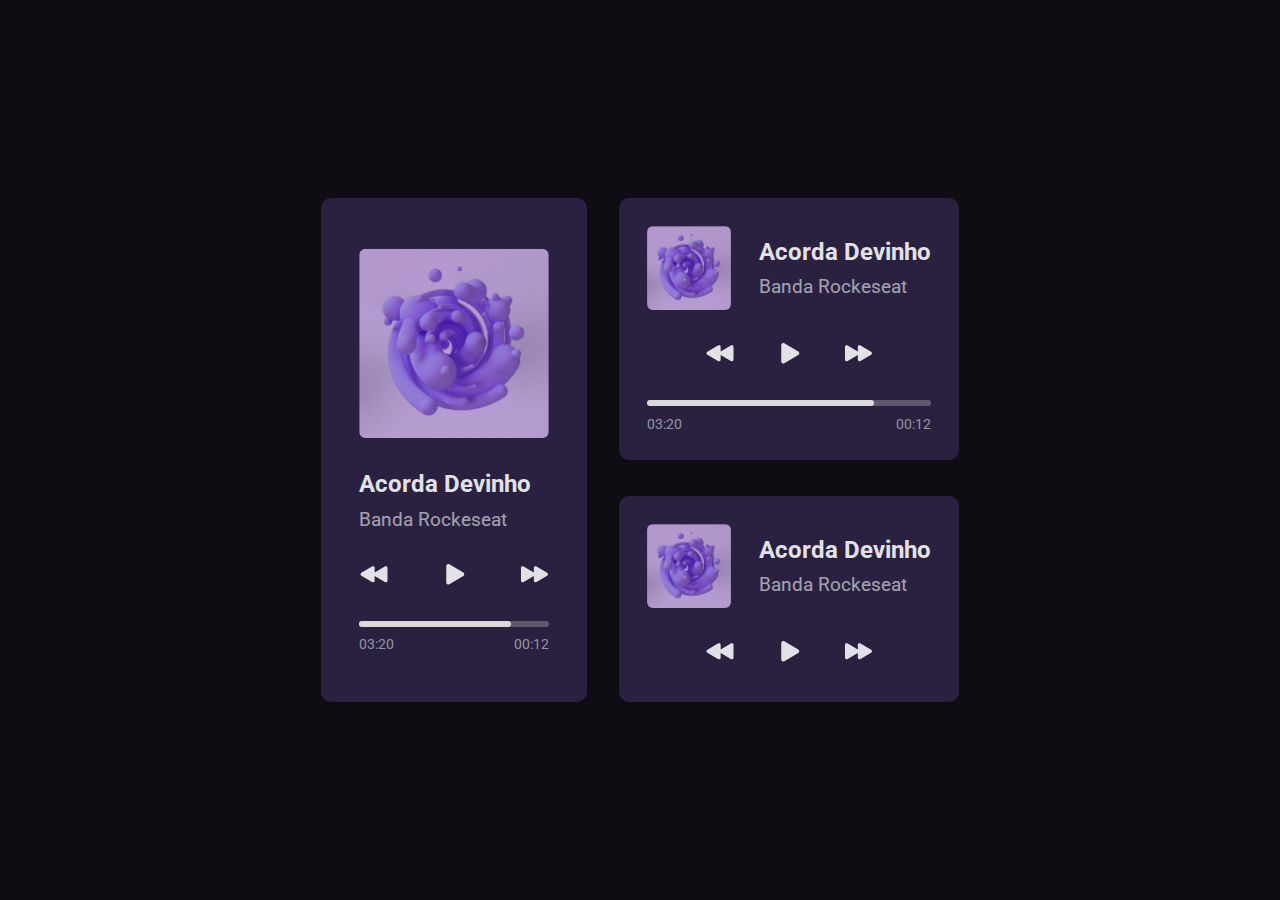
<file: project 1/index.html>
<!DOCTYPE html>
<html lang="en">
  <head>
    <link rel="preconnect" href="https://fonts.googleapis.com" />
    <link rel="preconnect" href="https://fonts.gstatic.com" crossorigin />
    <link
      href="https://fonts.googleapis.com/css2?family=Roboto:wght@400;700&display=swap"
      rel="stylesheet"
    />

    <meta charset="UTF-8" />
    <meta http-equiv="X-UA-Compatible" content="IE=edge" />
    <meta name="viewport" content="width=device-width, initial-scale=1.0" />
    <title>Bora Codar - Player de Música - 01</title>

    <link rel="stylesheet" href="style.css" />
  </head>
  <body>
    <div id="app">
      <div id="player-1" class="player">
        <div class="wrapper">
          <img
            src="./images/hans-eiskonen.png"
            alt="Capa do cd Rockeseat - Single - Acorda Devinho"
          />

          <div class="info">
            <h1>Acorda Devinho</h1>
            <p>Banda Rockeseat</p>
          </div>

          <div class="controls">
            <div class="prev">
              <svg
                width="30"
                height="30"
                viewBox="0 0 30 30"
                fill="none"
                xmlns="http://www.w3.org/2000/svg"
              >
                <path
                  d="M2.33917 13.7397L12.9664 7.38149C13.2293 7.22152 13.5303 7.13509 13.8381 7.13123C14.1458 7.12737 14.4489 7.20622 14.7157 7.35955C15.0053 7.52815 15.245 7.77036 15.4107 8.0616C15.5763 8.35284 15.6619 8.68272 15.6588 9.01775V13.4657L25.8274 7.3798C26.0903 7.21983 26.3914 7.13341 26.6991 7.12955C27.0068 7.12568 27.3099 7.20454 27.5768 7.35786C27.8663 7.52646 28.1061 7.76867 28.2717 8.05991C28.4373 8.35115 28.5229 8.68103 28.5198 9.01606V21.4512C28.5231 21.7863 28.4376 22.1163 28.2719 22.4077C28.1063 22.699 27.8664 22.9413 27.5768 23.1099C27.3099 23.2632 27.0068 23.3421 26.6991 23.3382C26.3914 23.3344 26.0903 23.2479 25.8274 23.088L15.6588 16.9993V21.4489C15.6625 21.7844 15.5771 22.1149 15.4114 22.4067C15.2458 22.6985 15.0057 22.9411 14.7157 23.1099C14.4489 23.2632 14.1458 23.3421 13.8381 23.3382C13.5303 23.3344 13.2293 23.2479 12.9664 23.088L2.33917 16.7298C2.08653 16.5715 1.87825 16.3516 1.73386 16.0908C1.58948 15.83 1.51373 15.5368 1.51373 15.2387C1.51373 14.9406 1.58948 14.6473 1.73386 14.3865C1.87825 14.1257 2.08653 13.9058 2.33917 13.7476V13.7397Z"
                  fill="#E1E1E6"
                />
              </svg>
            </div>
            <div class="play">
              <svg
                width="30"
                height="30"
                viewBox="0 0 30 30"
                fill="none"
                xmlns="http://www.w3.org/2000/svg"
              >
                <path
                  d="M8.32137 25.586C7.9759 25.5853 7.63655 25.4948 7.33669 25.3232C6.66148 24.9406 6.24173 24.1978 6.24173 23.3915V7.07398C6.24173 6.26542 6.66148 5.52494 7.33669 5.14232C7.64369 4.96589 7.99244 4.87516 8.3465 4.87961C8.70056 4.88407 9.04692 4.98354 9.34938 5.16764L23.2952 13.5155C23.5859 13.6977 23.8255 13.9508 23.9916 14.251C24.1577 14.5511 24.2448 14.8886 24.2448 15.2316C24.2448 15.5747 24.1577 15.9121 23.9916 16.2123C23.8255 16.5125 23.5859 16.7655 23.2952 16.9478L9.34713 25.2979C9.0376 25.485 8.68307 25.5846 8.32137 25.586Z"
                  fill="#E1E1E6"
                />
              </svg>
            </div>
            <div class="next">
              <svg
                width="29"
                height="30"
                viewBox="0 0 29 30"
                fill="none"
                xmlns="http://www.w3.org/2000/svg"
              >
                <g clip-path="url(#clip0_1_74)">
                  <path
                    d="M27.1426 13.7397L16.5154 7.38149C16.2525 7.22152 15.9514 7.13509 15.6437 7.13123C15.336 7.12737 15.0329 7.20622 14.766 7.35955C14.4765 7.52815 14.2368 7.77036 14.0711 8.0616C13.9055 8.35284 13.8199 8.68272 13.823 9.01775V13.4657L3.65435 7.3798C3.39144 7.21983 3.0904 7.13341 2.78268 7.12955C2.47495 7.12568 2.17183 7.20454 1.905 7.35786C1.61547 7.52646 1.37571 7.76867 1.21008 8.05991C1.04445 8.35115 0.958845 8.68103 0.961955 9.01606V21.4512C0.958745 21.7863 1.0443 22.1163 1.20994 22.4076C1.37558 22.699 1.61538 22.9413 1.905 23.1099C2.17183 23.2632 2.47495 23.3421 2.78268 23.3382C3.0904 23.3344 3.39144 23.2479 3.65435 23.088L13.823 16.9993V21.4489C13.8194 21.7844 13.9048 22.1149 14.0704 22.4066C14.2361 22.6984 14.4761 22.9411 14.766 23.1099C15.0329 23.2632 15.336 23.3421 15.6437 23.3382C15.9514 23.3344 16.2525 23.2479 16.5154 23.088L27.1426 16.7298C27.3953 16.5715 27.6035 16.3516 27.7479 16.0908C27.8923 15.83 27.968 15.5368 27.968 15.2387C27.968 14.9406 27.8923 14.6473 27.7479 14.3865C27.6035 14.1257 27.3953 13.9058 27.1426 13.7476V13.7397Z"
                    fill="#E1E1E6"
                  />
                </g>
                <defs>
                  <clipPath id="clip0_1_74">
                    <rect
                      width="28.8089"
                      height="28.8089"
                      fill="white"
                      transform="translate(0.0612183 0.828369)"
                    />
                  </clipPath>
                </defs>
              </svg>
            </div>
          </div>

          <div class="track-time">
            <div class="track"></div>
            <div class="time">
              <div class="total-time">03:20</div>
              <div class="last-time">00:12</div>
            </div>
          </div>
        </div>
      </div>
      <div id="player-2" class="player horizontal">
        <div class="wrapper">
          <div class="info-wrapper">
            <img
              src="./images/hans-eiskonen.png"
              alt="Capa do cd Rockeseat - Single - Acorda Devinho"
            />

            <div class="info">
              <h1>Acorda Devinho</h1>
              <p>Banda Rockeseat</p>
            </div>
          </div>

          <div class="controls">
            <div class="prev">
              <svg
                width="30"
                height="30"
                viewBox="0 0 30 30"
                fill="none"
                xmlns="http://www.w3.org/2000/svg"
              >
                <path
                  d="M2.33917 13.7397L12.9664 7.38149C13.2293 7.22152 13.5303 7.13509 13.8381 7.13123C14.1458 7.12737 14.4489 7.20622 14.7157 7.35955C15.0053 7.52815 15.245 7.77036 15.4107 8.0616C15.5763 8.35284 15.6619 8.68272 15.6588 9.01775V13.4657L25.8274 7.3798C26.0903 7.21983 26.3914 7.13341 26.6991 7.12955C27.0068 7.12568 27.3099 7.20454 27.5768 7.35786C27.8663 7.52646 28.1061 7.76867 28.2717 8.05991C28.4373 8.35115 28.5229 8.68103 28.5198 9.01606V21.4512C28.5231 21.7863 28.4376 22.1163 28.2719 22.4077C28.1063 22.699 27.8664 22.9413 27.5768 23.1099C27.3099 23.2632 27.0068 23.3421 26.6991 23.3382C26.3914 23.3344 26.0903 23.2479 25.8274 23.088L15.6588 16.9993V21.4489C15.6625 21.7844 15.5771 22.1149 15.4114 22.4067C15.2458 22.6985 15.0057 22.9411 14.7157 23.1099C14.4489 23.2632 14.1458 23.3421 13.8381 23.3382C13.5303 23.3344 13.2293 23.2479 12.9664 23.088L2.33917 16.7298C2.08653 16.5715 1.87825 16.3516 1.73386 16.0908C1.58948 15.83 1.51373 15.5368 1.51373 15.2387C1.51373 14.9406 1.58948 14.6473 1.73386 14.3865C1.87825 14.1257 2.08653 13.9058 2.33917 13.7476V13.7397Z"
                  fill="#E1E1E6"
                />
              </svg>
            </div>
            <div class="play">
              <svg
                width="30"
                height="30"
                viewBox="0 0 30 30"
                fill="none"
                xmlns="http://www.w3.org/2000/svg"
              >
                <path
                  d="M8.32137 25.586C7.9759 25.5853 7.63655 25.4948 7.33669 25.3232C6.66148 24.9406 6.24173 24.1978 6.24173 23.3915V7.07398C6.24173 6.26542 6.66148 5.52494 7.33669 5.14232C7.64369 4.96589 7.99244 4.87516 8.3465 4.87961C8.70056 4.88407 9.04692 4.98354 9.34938 5.16764L23.2952 13.5155C23.5859 13.6977 23.8255 13.9508 23.9916 14.251C24.1577 14.5511 24.2448 14.8886 24.2448 15.2316C24.2448 15.5747 24.1577 15.9121 23.9916 16.2123C23.8255 16.5125 23.5859 16.7655 23.2952 16.9478L9.34713 25.2979C9.0376 25.485 8.68307 25.5846 8.32137 25.586Z"
                  fill="#E1E1E6"
                />
              </svg>
            </div>
            <div class="next">
              <svg
                width="29"
                height="30"
                viewBox="0 0 29 30"
                fill="none"
                xmlns="http://www.w3.org/2000/svg"
              >
                <g clip-path="url(#clip0_1_74)">
                  <path
                    d="M27.1426 13.7397L16.5154 7.38149C16.2525 7.22152 15.9514 7.13509 15.6437 7.13123C15.336 7.12737 15.0329 7.20622 14.766 7.35955C14.4765 7.52815 14.2368 7.77036 14.0711 8.0616C13.9055 8.35284 13.8199 8.68272 13.823 9.01775V13.4657L3.65435 7.3798C3.39144 7.21983 3.0904 7.13341 2.78268 7.12955C2.47495 7.12568 2.17183 7.20454 1.905 7.35786C1.61547 7.52646 1.37571 7.76867 1.21008 8.05991C1.04445 8.35115 0.958845 8.68103 0.961955 9.01606V21.4512C0.958745 21.7863 1.0443 22.1163 1.20994 22.4076C1.37558 22.699 1.61538 22.9413 1.905 23.1099C2.17183 23.2632 2.47495 23.3421 2.78268 23.3382C3.0904 23.3344 3.39144 23.2479 3.65435 23.088L13.823 16.9993V21.4489C13.8194 21.7844 13.9048 22.1149 14.0704 22.4066C14.2361 22.6984 14.4761 22.9411 14.766 23.1099C15.0329 23.2632 15.336 23.3421 15.6437 23.3382C15.9514 23.3344 16.2525 23.2479 16.5154 23.088L27.1426 16.7298C27.3953 16.5715 27.6035 16.3516 27.7479 16.0908C27.8923 15.83 27.968 15.5368 27.968 15.2387C27.968 14.9406 27.8923 14.6473 27.7479 14.3865C27.6035 14.1257 27.3953 13.9058 27.1426 13.7476V13.7397Z"
                    fill="#E1E1E6"
                  />
                </g>
                <defs>
                  <clipPath id="clip0_1_74">
                    <rect
                      width="28.8089"
                      height="28.8089"
                      fill="white"
                      transform="translate(0.0612183 0.828369)"
                    />
                  </clipPath>
                </defs>
              </svg>
            </div>
          </div>

          <div class="track-time">
            <div class="track"></div>
            <div class="time">
              <div class="total-time">03:20</div>
              <div class="last-time">00:12</div>
            </div>
          </div>
        </div>
      </div>
      <div id="player-3" class="player horizontal">
        <div class="wrapper">
          <div class="info-wrapper">
            <img
              src="./images/hans-eiskonen.png"
              alt="Capa do cd Rockeseat - Single - Acorda Devinho"
            />

            <div class="info">
              <h1>Acorda Devinho</h1>
              <p>Banda Rockeseat</p>
            </div>
          </div>

          <div class="controls">
            <div class="prev">
              <svg
                width="30"
                height="30"
                viewBox="0 0 30 30"
                fill="none"
                xmlns="http://www.w3.org/2000/svg"
              >
                <path
                  d="M2.33917 13.7397L12.9664 7.38149C13.2293 7.22152 13.5303 7.13509 13.8381 7.13123C14.1458 7.12737 14.4489 7.20622 14.7157 7.35955C15.0053 7.52815 15.245 7.77036 15.4107 8.0616C15.5763 8.35284 15.6619 8.68272 15.6588 9.01775V13.4657L25.8274 7.3798C26.0903 7.21983 26.3914 7.13341 26.6991 7.12955C27.0068 7.12568 27.3099 7.20454 27.5768 7.35786C27.8663 7.52646 28.1061 7.76867 28.2717 8.05991C28.4373 8.35115 28.5229 8.68103 28.5198 9.01606V21.4512C28.5231 21.7863 28.4376 22.1163 28.2719 22.4077C28.1063 22.699 27.8664 22.9413 27.5768 23.1099C27.3099 23.2632 27.0068 23.3421 26.6991 23.3382C26.3914 23.3344 26.0903 23.2479 25.8274 23.088L15.6588 16.9993V21.4489C15.6625 21.7844 15.5771 22.1149 15.4114 22.4067C15.2458 22.6985 15.0057 22.9411 14.7157 23.1099C14.4489 23.2632 14.1458 23.3421 13.8381 23.3382C13.5303 23.3344 13.2293 23.2479 12.9664 23.088L2.33917 16.7298C2.08653 16.5715 1.87825 16.3516 1.73386 16.0908C1.58948 15.83 1.51373 15.5368 1.51373 15.2387C1.51373 14.9406 1.58948 14.6473 1.73386 14.3865C1.87825 14.1257 2.08653 13.9058 2.33917 13.7476V13.7397Z"
                  fill="#E1E1E6"
                />
              </svg>
            </div>
            <div class="play">
              <svg
                width="30"
                height="30"
                viewBox="0 0 30 30"
                fill="none"
                xmlns="http://www.w3.org/2000/svg"
              >
                <path
                  d="M8.32137 25.586C7.9759 25.5853 7.63655 25.4948 7.33669 25.3232C6.66148 24.9406 6.24173 24.1978 6.24173 23.3915V7.07398C6.24173 6.26542 6.66148 5.52494 7.33669 5.14232C7.64369 4.96589 7.99244 4.87516 8.3465 4.87961C8.70056 4.88407 9.04692 4.98354 9.34938 5.16764L23.2952 13.5155C23.5859 13.6977 23.8255 13.9508 23.9916 14.251C24.1577 14.5511 24.2448 14.8886 24.2448 15.2316C24.2448 15.5747 24.1577 15.9121 23.9916 16.2123C23.8255 16.5125 23.5859 16.7655 23.2952 16.9478L9.34713 25.2979C9.0376 25.485 8.68307 25.5846 8.32137 25.586Z"
                  fill="#E1E1E6"
                />
              </svg>
            </div>
            <div class="next">
              <svg
                width="29"
                height="30"
                viewBox="0 0 29 30"
                fill="none"
                xmlns="http://www.w3.org/2000/svg"
              >
                <g clip-path="url(#clip0_1_74)">
                  <path
                    d="M27.1426 13.7397L16.5154 7.38149C16.2525 7.22152 15.9514 7.13509 15.6437 7.13123C15.336 7.12737 15.0329 7.20622 14.766 7.35955C14.4765 7.52815 14.2368 7.77036 14.0711 8.0616C13.9055 8.35284 13.8199 8.68272 13.823 9.01775V13.4657L3.65435 7.3798C3.39144 7.21983 3.0904 7.13341 2.78268 7.12955C2.47495 7.12568 2.17183 7.20454 1.905 7.35786C1.61547 7.52646 1.37571 7.76867 1.21008 8.05991C1.04445 8.35115 0.958845 8.68103 0.961955 9.01606V21.4512C0.958745 21.7863 1.0443 22.1163 1.20994 22.4076C1.37558 22.699 1.61538 22.9413 1.905 23.1099C2.17183 23.2632 2.47495 23.3421 2.78268 23.3382C3.0904 23.3344 3.39144 23.2479 3.65435 23.088L13.823 16.9993V21.4489C13.8194 21.7844 13.9048 22.1149 14.0704 22.4066C14.2361 22.6984 14.4761 22.9411 14.766 23.1099C15.0329 23.2632 15.336 23.3421 15.6437 23.3382C15.9514 23.3344 16.2525 23.2479 16.5154 23.088L27.1426 16.7298C27.3953 16.5715 27.6035 16.3516 27.7479 16.0908C27.8923 15.83 27.968 15.5368 27.968 15.2387C27.968 14.9406 27.8923 14.6473 27.7479 14.3865C27.6035 14.1257 27.3953 13.9058 27.1426 13.7476V13.7397Z"
                    fill="#E1E1E6"
                  />
                </g>
                <defs>
                  <clipPath id="clip0_1_74">
                    <rect
                      width="28.8089"
                      height="28.8089"
                      fill="white"
                      transform="translate(0.0612183 0.828369)"
                    />
                  </clipPath>
                </defs>
              </svg>
            </div>
          </div>
        </div>
      </div>
    </div>
  </body>
</html>
</file>
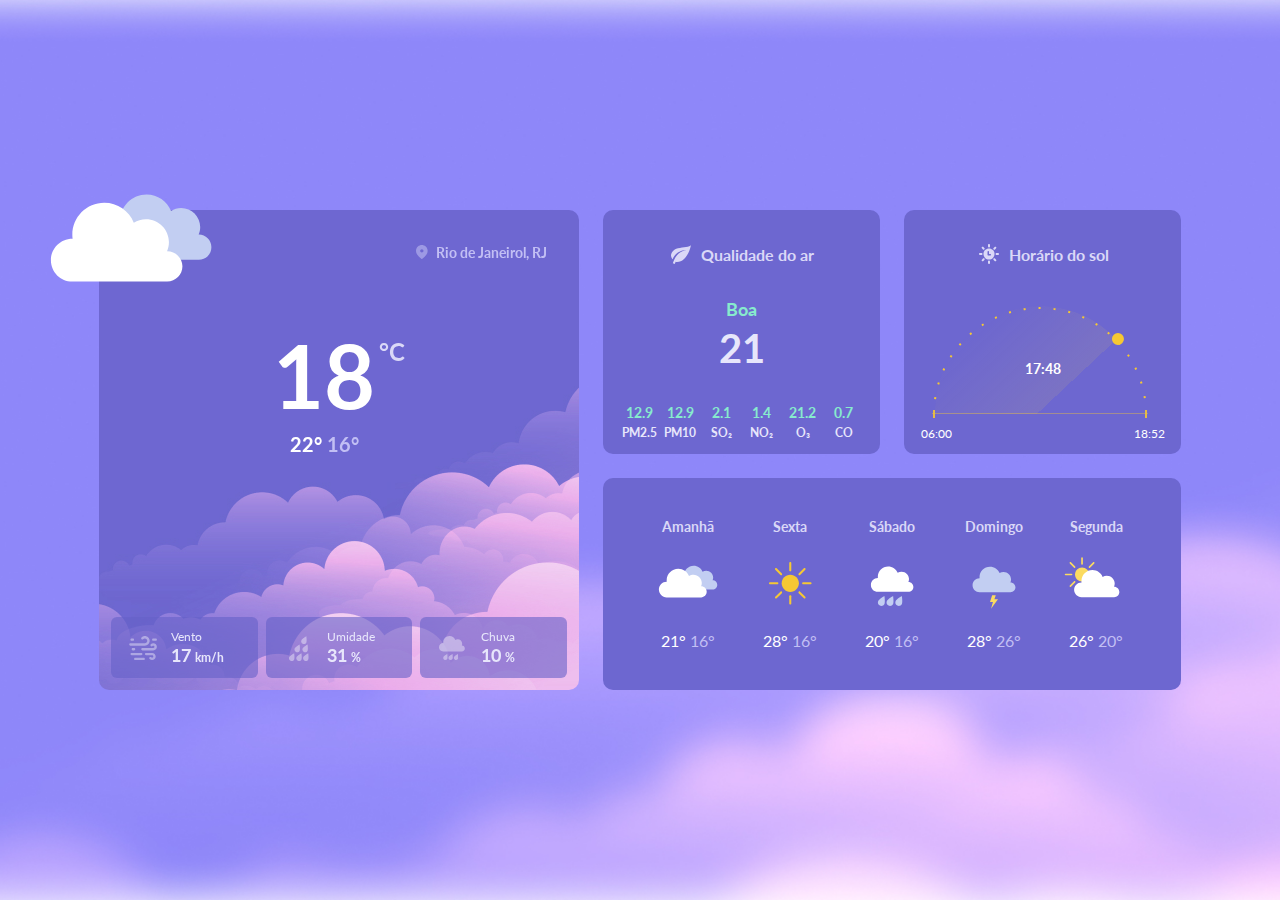
<file: project10/index.html>
<!DOCTYPE html>
<html lang="pt-br">
  <head>
    <link rel="preconnect" href="https://fonts.googleapis.com" />
    <link rel="preconnect" href="https://fonts.gstatic.com" crossorigin />
    <link
      href="https://fonts.googleapis.com/css2?family=Lato:wght@400;700&display=swap"
      rel="stylesheet"
    />
    <meta charset="UTF-8" />
    <meta name="viewport" content="width=device-width, initial-scale=1.0" />
    <title>Página de clima</title>
    <link rel="stylesheet" href="style.css" />
  </head>
  <body>
    <main>
      <section class="temperature-now">
        <div class="location">
          <img src="./assets/pin.svg" alt="icone de localizacao" />
          <strong>Rio de Janeirol, RJ</strong>
        </div>
        <div class="temp">
          <div class="number">
            18
            <div class="maxmin">22° <span>16° </span></div>
          </div>
          <div class="celsius">°C</div>
        </div>
        <div class="statistics">
          <div class="stats">
            <img src="./assets/wind.svg" alt="icone de vento" />
            <div class="info">
              <p>Vento</p>
              <h5>17 <span>km/h</span></h5>
            </div>
          </div>
          <div class="stats">
            <img src="./assets/humidity.svg" alt="icone de umidade" />
            <div class="info">
              <p>Umidade</p>
              <h5>31 <span>%</span></h5>
            </div>
          </div>
          <div class="stats">
            <img src="./assets/rain.svg" alt="icone de chuva" />
            <div class="info">
              <p>Chuva</p>
              <h5>10 <span>%</span></h5>
            </div>
          </div>
        </div>
      </section>

      <section class="air-quality">
        <h2 class="title">
          <img src="./assets/leaf.svg" alt="icone de folha de árvore" />
          Qualidade do ar
        </h2>

        <p class="good">Boa</p>
        <p class="number">21</p>

        <div class="info">
          <div class="number">
            <p>12.9</p>
            <small>PM2.5</small>
          </div>
          <div class="number">
            <p>12.9</p>
            <small>PM10</small>
          </div>
          <div class="number">
            <p>2.1</p>
            <small>SO₂</small>
          </div>
          <div class="number">
            <p>1.4</p>
            <small>NO₂</small>
          </div>
          <div class="number">
            <p>21.2</p>
            <small>O₃</small>
          </div>
          <div class="number">
            <p>0.7</p>
            <small>CO</small>
          </div>
        </div>
      </section>

      <section class="sun-time">
        <h2 class="title">
          <img
            src="./assets/sun-time.svg"
            alt="icone de um sol com um relógio dentro"
          />
          Horário do sol
        </h2>
        <div class="sun-chart-wrapper">
          <div class="sun-chart">
            <div class="chart">
              <img
                src="./assets/sun-chart.svg"
                alt="imagem de um gráfico semi circulo com traços"
              />
            </div>
            <time class="now">17:48</time>
          </div>
        </div>
        <div class="time">
          <time class="sunrise">06:00</time>
          <time class="sunset">18:52</time>
        </div>
      </section>

      <section class="week-weather">
        <div class="day">
          <h4 class="title">Amanhã</h4>
          <img src="./assets/weather-clouds.svg" alt="" />
          <p class="maxmin">21° <span>16°</span></p>
        </div>

        <div class="day">
          <h4 class="title">Sexta</h4>
          <img src="./assets/weather-sun.svg" alt="" />
          <p class="maxmin">28° <span>16°</span></p>
        </div>

        <div class="day">
          <h4 class="title">Sábado</h4>
          <img src="./assets/weather-rain.svg" alt="" />
          <p class="maxmin">20° <span>16°</span></p>
        </div>

        <div class="day">
          <h4 class="title">Domingo</h4>
          <img src="./assets/weather-thunder.svg" alt="" />
          <p class="maxmin">28° <span>26°</span></p>
        </div>

        <div class="day">
          <h4 class="title">Segunda</h4>
          <img src="./assets/weather-cloudy.svg" alt="" />
          <p class="maxmin">26° <span>20°</span></p>
        </div>
      </section>
    </main>
  </body>
</html>
</file>
<file: project 1/style.css>
* {
  margin: 0;
  padding: 0;
  box-sizing: border-box;
  -webkit-font-smoothing: antialiased;
  -moz-osx-font-smoothing: grayscale;
}

body {
  background-color: #0f0d13;
}

body * {
  font-family: "Roboto", sans-serif;
}

#app {
  display: grid;
  grid-template-columns: max-content max-content;
  grid-template-areas:
    "A B"
    "A C";

  gap: 32px;

  place-content: center;
  height: 100vh;
}

/* player-1 */
#player-1 {
  grid-area: A;
  padding: 50px 38px;
}

#player-1 .wrapper {
  width: 190px;
}

#player-1 img {
  width: 190px;
  height: 190px;
  object-fit: cover;

  border-radius: 6px;
}

#player-1 .info {
  margin-top: 28px;
}

/* player-2 */
#player-2 {
  grid-area: B;
  height: fit-content;
}

/* player-3 */
#player-3 {
  grid-area: C;
}

.player {
  background-color: #2a2141;
  padding: 28px;
  border-radius: 10px;
}

.player img {
  width: 84px;
  height: 84px;
  object-fit: cover;

  border-radius: 6px;
}

.info-wrapper {
  display: flex;
  align-items: center;
  gap: 28px;
}

.info {
  color: #e1e1e6;
}

.info h1 {
  font-size: 24px;
  margin-bottom: 9.6px;
}

.info p {
  opacity: 0.67;
  font-size: 19px;
}

.controls {
  display: flex;
  justify-content: space-between;
  margin-top: 28px;
}

.horizontal .controls {
  padding-inline: 58px;
}

.track {
  margin-top: 28px;
  position: relative;
}

.track::before {
  content: "";
  height: 6px;
  width: 100%;
  display: block;
  background: #d9d9d9;
  opacity: 0.3;
  border-radius: 10px;

  position: absolute;
}

.track::after {
  content: "";
  height: 6px;
  width: 80%;
  display: block;
  background: #d9d9d9;
  border-radius: 10px;
}

.time {
  font-size: 14px;
  color: #c4c4cc;
  opacity: 0.7;

  display: flex;
  justify-content: space-between;

  margin-top: 9.6px;
}

@media (max-width: 670px) {
  #app {
    display: flex;
    flex-direction: column;

    max-width: 270px;
    margin: auto;

    height: auto;

    padding-block: 60px;
  }

  .horizontal .controls {
    padding-inline: 30px;
  }
}
</file>
<file: project10/style.css>
* {
  margin: 0;
  padding: 0;
  box-sizing: border-box;
  -webkit-font-smoothing: antialiased;
  -moz-osx-font-smoothing: grayscale;
}

:root {
  font-size: 62.5%;
  font-family: "Lato", sans-serif;
}

body {
  font-size: 1.6rem;
}

main {
  background: url(./assets/bg-img.jpg) no-repeat center/cover;

  min-height: 100vh;

  display: grid;
  place-content: center;

  padding: 6.4rem;
  gap: 2.4rem;
}

section {
  background: #6d67d0;
  backdrop-filter: blur(1rem);
  border-radius: 1rem;
}

.temperature-now {
  background: url(./assets/bg-temp-now.jpg);
  position: relative;

  display: grid;
  grid-template-rows: max-content 1fr max-content;
}

.temperature-now::before {
  content: "";
  width: 17.6rem;
  height: 17.6rem;

  background: url(./assets/clouds.svg) no-repeat;

  position: absolute;
  top: -5.6rem;
  left: -5.6rem;
}

.location {
  justify-self: end;

  padding: 3.2rem 3.2rem 0;

  display: flex;
  align-items: center;
  gap: 0.4rem;
}

.location strong {
  font-size: 1.4rem;
  color: #c2bff4;
}

.temp {
  margin: 6rem;

  font-weight: 700;

  display: flex;
  justify-content: center;
  gap: 0.4rem;
}

.temp .number {
  text-align: center;
  font-size: 8.8rem;
  color: white;

  display: flex;
  flex-direction: column;
  gap: 0.4rem;
}

.temp .number .maxmin {
  font-size: 2rem;
}

.temp .number .maxmin span {
  color: #c2bff4;
}

.celsius {
  font-size: 2.4rem;
  color: #dad8f7;

  margin-top: 1.5rem;
}

.statistics {
  padding: 1.2rem;

  display: flex;
  gap: 0.8rem;
}

.stats {
  flex: 1;

  padding: 1.2rem 1.6rem;
  background: rgba(102, 96, 200, 0.6);
  border-radius: 0.6rem;

  display: flex;
  align-items: center;
  gap: 1.2rem;
}

.stats .info {
  color: #e7e6fb;
}

.stats .info h5 span,
.stats .info p {
  font-size: 1.2rem;
}

.stats .info h5 {
  font-size: 1.8rem;

  display: flex;
  align-items: baseline;
  gap: 0.4rem;
}

/* Air Quality */
.air-quality {
  font-weight: 700;

  text-align: center;
  display: grid;
}

h2.title {
  font-size: 1.6rem;
  color: #dad8f7;

  display: flex;
  align-items: center;
  justify-content: center;
  gap: 0.8rem;

  margin-top: 3.2rem;
}

.air-quality .good {
  margin-top: 3.2rem;

  font-size: 1.8rem;
  color: #87ebcd;
}

.air-quality > .number {
  margin-top: 0.4rem;
  font-size: 4rem;
  color: #e7e6fb;
}

.air-quality .info {
  display: flex;
  align-items: center;

  margin-top: 3.2rem;

  padding: 0 1.6rem 1.6rem;
}

.air-quality .info .number {
  flex: 1;
}

.air-quality .info p {
  color: #87ebcd;
  font-size: 1.4rem;
}

.air-quality .info small {
  font-size: 1.2rem;
  color: #e7e6fb;
}

/* Sun Time */

.sun-chart-wrapper {
  margin-top: 4rem;
  height: 11rem;
}

.sun-chart {
  --pos-x: 75;
  margin: auto;
  width: 21.6rem;
  height: 21.6rem;

  position: relative;
}

.sun-chart::before {
  content: "";
  width: 1.2rem;
  height: 1.2rem;
  position: absolute;
  background: #f6c833;
  border-radius: 50%;

  top: 50%;
  left: 50%;
  margin: -0.6rem;

  transform: rotate(calc(1deg * (((100 - var(--pos-x)) / -100) * 180)))
    translate(10.6rem);
}

.chart {
  width: 21.6rem;
  height: 10.8rem;
  overflow: hidden;
}

.chart::before {
  content: "";
  width: 21rem;
  height: 21rem;

  display: block;
  border-radius: 50%;

  background: linear-gradient(
    180deg,
    rgba(251, 219, 96, 0.2) 0%,
    rgba(251, 219, 96, 0) 101.89%
  );

  --mask: linear-gradient(0deg, white 50%, transparent 0%);
  mask: var(--mask);
  -webkit-mask: var(--mask);

  rotate: calc(1.825deg * var(--pos-x));
}

.chart img {
  position: absolute;
  top: 0;
  left: -1%;
}

time.now {
  position: absolute;

  top: 25%;
  left: 50%;
  transform: translate(-50%);

  color: white;
  font-size: 1.4rem;
  font-weight: 700;
}

.time {
  font-size: 1.2rem;
  color: white;

  display: flex;
  align-items: center;
  justify-content: space-between;

  margin: 1rem auto 0;
  padding: 0 1.6rem 1.6rem;
  max-width: 27.6rem;
}

/* Week Weather */
.week-weather {
  padding: 4rem;

  display: flex;
  gap: 1.2rem;
}

.day {
  flex: 1;

  display: grid;
  justify-items: center;
  gap: 1.6rem;
}

h4.title {
  font-size: 1.4rem;
  color: #dad8f7;
}

.day .maxmin {
  font-size: 700;
  color: white;
  font-size: 1.6rem;
}

.day .maxmin span {
  color: #c2bff4;
}

@media (min-width: 1200px) {
  main {
    grid-template-columns: 48rem 27.7rem 27.7rem;
    grid-template-rows: 24.4rem 21.2rem;
  }

  .temperature-now {
    grid-row: 1/3;
  }

  .week-weather {
    grid-column: 2/4;
  }
}
</file>
